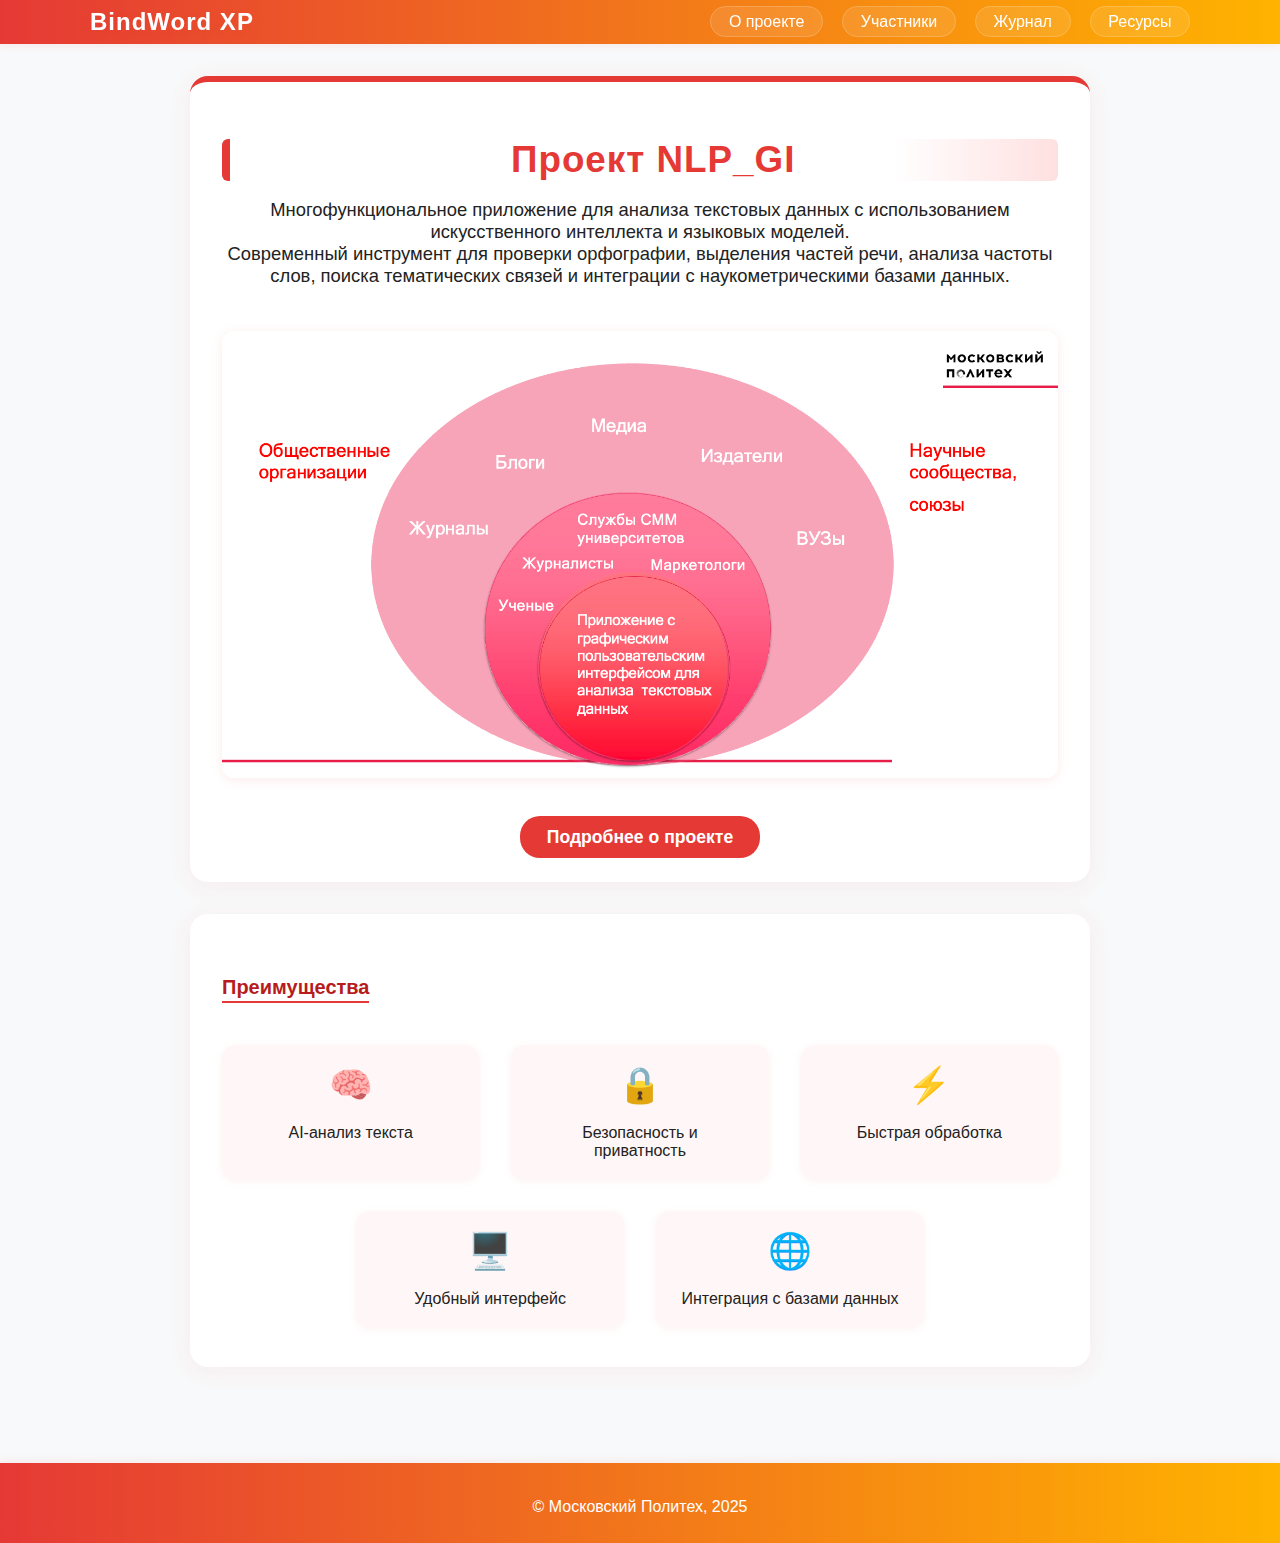
<file: Site/index.html>
<!DOCTYPE html>
<html lang="ru">
<head>
    <meta charset="UTF-8">
    <meta name="viewport" content="width=device-width, initial-scale=1.0">
    <title>NLP_GI — Главная</title>
    <link rel="stylesheet" href="style/style.css">
</head>
<body>
    <header>
        <nav>
            <a href="index.html" class="logo">BindWord XP</a>
            <ul>
                <li><a href="about.html">О проекте</a></li>
                <li><a href="team.html">Участники</a></li>
                <li><a href="blog.html">Журнал</a></li>
                <li><a href="resources.html">Ресурсы</a></li>
            </ul>
        </nav>
    </header>
    <main>
        <section class="hero">
            <h1>Проект NLP_GI</h1>
            <p>Многофункциональное приложение для анализа текстовых данных с использованием искусственного интеллекта и языковых моделей. <br> Современный инструмент для проверки орфографии, выделения частей речи, анализа частоты слов, поиска тематических связей и интеграции с наукометрическими базами данных.</p>
            <img src="assets/stakeholder.png" alt="Карта стелкхолдеров" class="main-img">
            <a href="about.html" class="cta-btn">Подробнее о проекте</a>
        </section>
        <section>
            <h2>Преимущества</h2>
            <div class="features">
                <div class="feature">
                    <div class="feature-icon">🧠</div>
                    <div>AI-анализ текста</div>
                </div>
                <div class="feature">
                    <div class="feature-icon">🔒</div>
                    <div>Безопасность и приватность</div>
                </div>
                <div class="feature">
                    <div class="feature-icon">⚡</div>
                    <div>Быстрая обработка</div>
                </div>
                <div class="feature">
                    <div class="feature-icon">🖥️</div>
                    <div>Удобный интерфейс</div>
                </div>
                <div class="feature">
                    <div class="feature-icon">🌐</div>
                    <div>Интеграция с базами данных</div>
                </div>
            </div>
        </section>
    </main>
    <footer>
        <p>© Московский Политех, 2025</p>
    </footer>
</body>
</html>
</file>
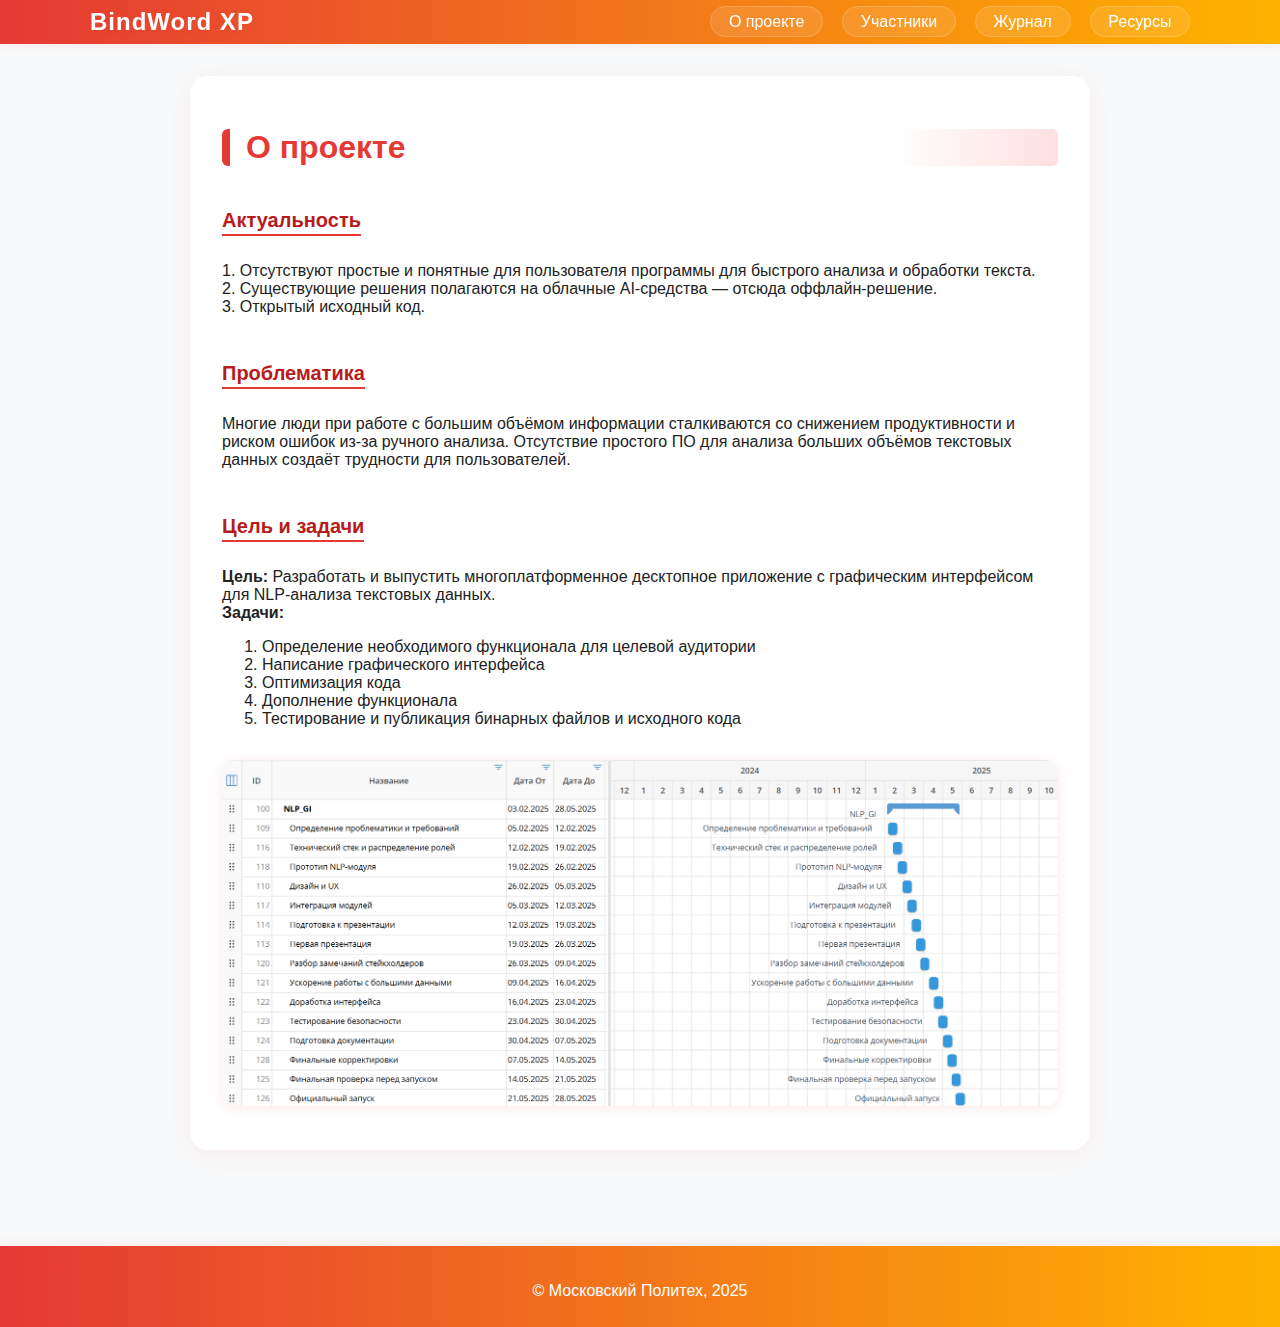
<file: Site/about.html>
<!DOCTYPE html>
<html lang="ru">
<head>
    <meta charset="UTF-8">
    <meta name="viewport" content="width=device-width, initial-scale=1.0">
    <title>О проекте — NLP_GI</title>
    <link rel="stylesheet" href="style/style.css">
</head>
<body>
    <header>
        <nav>
            <a href="index.html" class="logo">BindWord XP</a>
            <ul>
                <li><a href="about.html">О проекте</a></li>
                <li><a href="team.html">Участники</a></li>
                <li><a href="blog.html">Журнал</a></li>
                <li><a href="resources.html">Ресурсы</a></li>
            </ul>
        </nav>
    </header>
    <main>
        <section>
            <h1>О проекте</h1>
            <h2>Актуальность</h2>
            <p>1. Отсутствуют простые и понятные для пользователя программы для быстрого анализа и обработки текста.<br>
            2. Существующие решения полагаются на облачные AI-средства — отсюда оффлайн-решение.<br>
            3. Открытый исходный код.</p>
            <h2>Проблематика</h2>
            <p>Многие люди при работе с большим объёмом информации сталкиваются со снижением продуктивности и риском ошибок из-за ручного анализа. Отсутствие простого ПО для анализа больших объёмов текстовых данных создаёт трудности для пользователей.</p>
            <h2>Цель и задачи</h2>
            <p><b>Цель:</b> Разработать и выпустить многоплатформенное десктопное приложение с графическим интерфейсом для NLP-анализа текстовых данных.<br>
            <b>Задачи:</b>
            <ol>
                <li>Определение необходимого функционала для целевой аудитории</li>
                <li>Написание графического интерфейса</li>
                <li>Оптимизация кода</li>
                <li>Дополнение функционала</li>
                <li>Тестирование и публикация бинарных файлов и исходного кода</li>
            </ol>
            </p>
            <img src="assets/gant.png" alt="Гантт-диаграмма" class="main-img">
        </section>
    </main>
    <footer>
        <p>© Московский Политех, 2025</p>
    </footer>
</body>
</html>
</file>
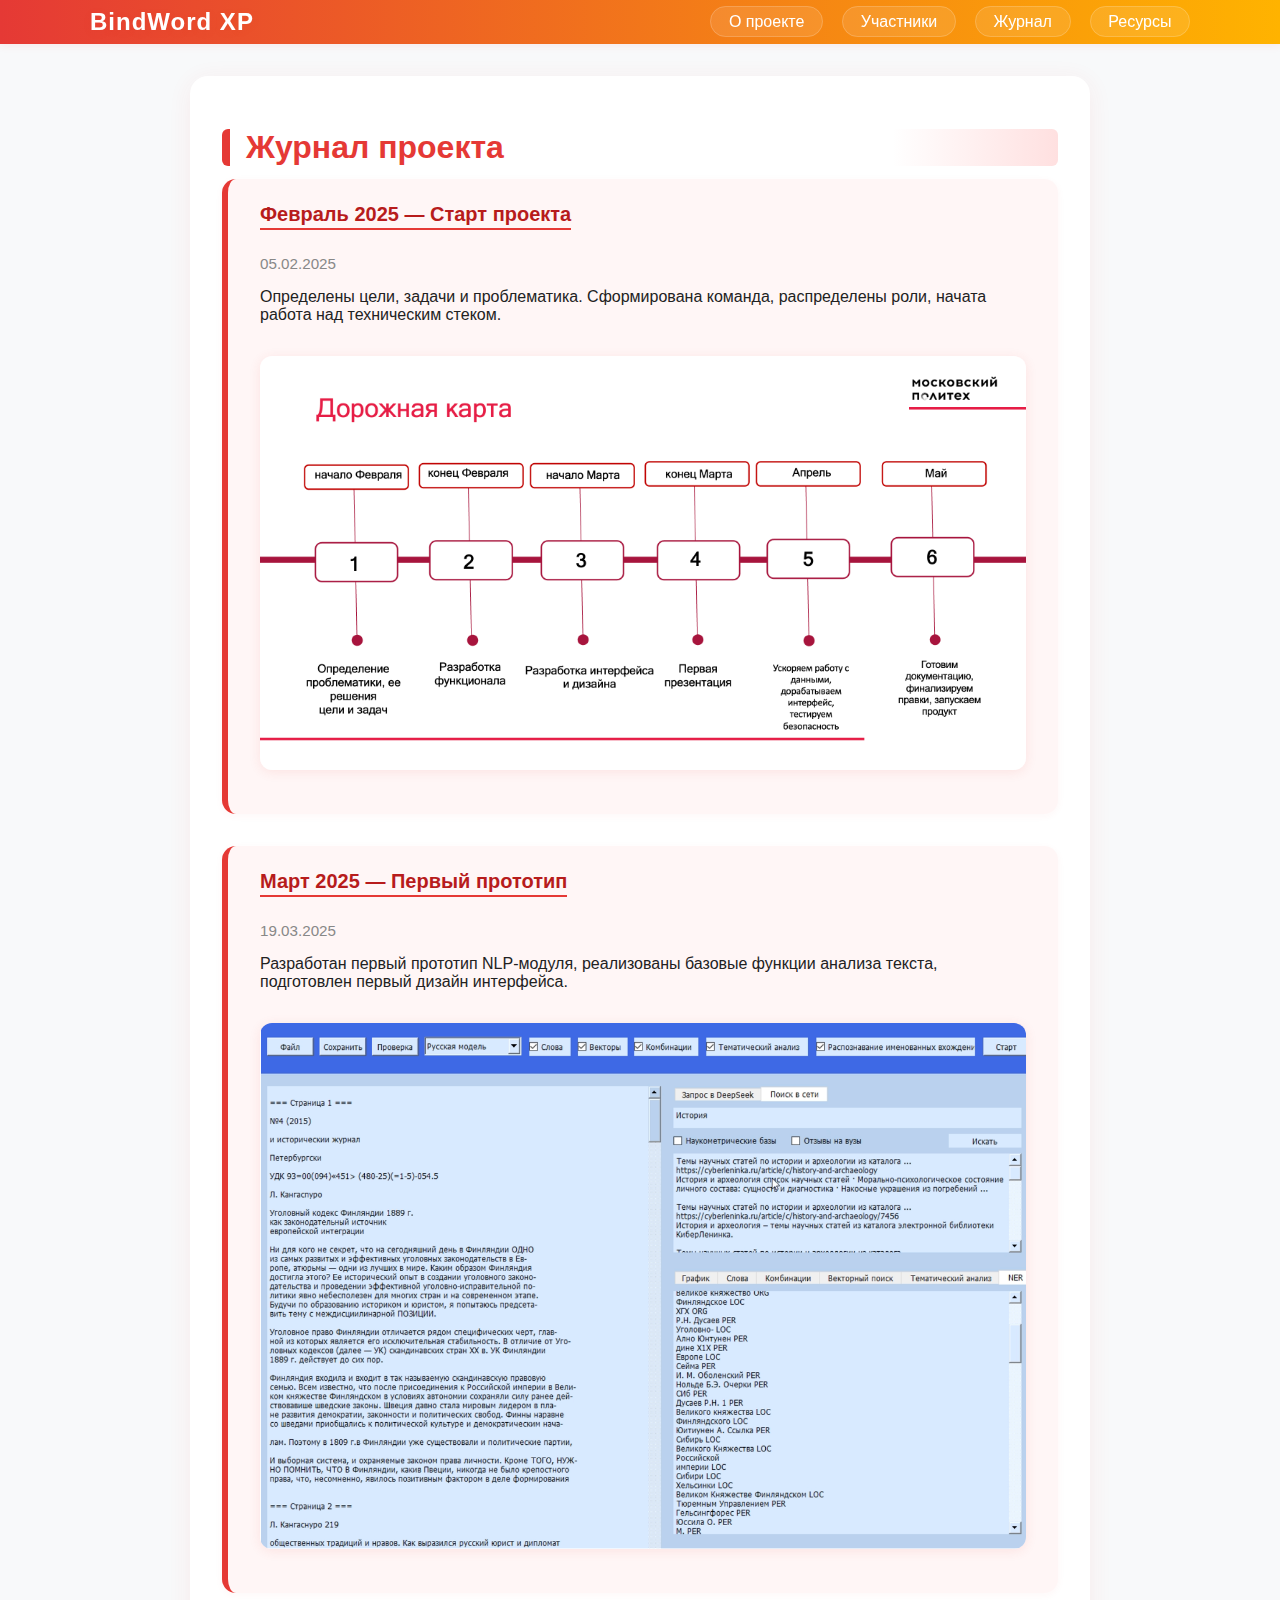
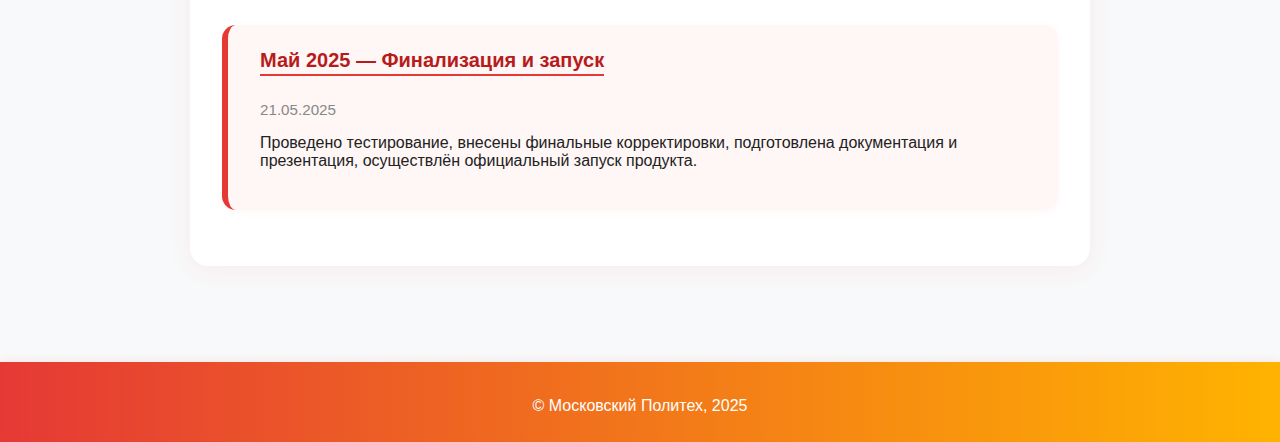
<file: Site/blog.html>
<!DOCTYPE html>
<html lang="ru">
<head>
    <meta charset="UTF-8">
    <meta name="viewport" content="width=device-width, initial-scale=1.0">
    <title>Журнал — NLP_GI</title>
    <link rel="stylesheet" href="style/style.css">
</head>
<body>
    <header>
        <nav>
            <a href="index.html" class="logo">BindWord XP</a>
            <ul>
                <li><a href="about.html">О проекте</a></li>
                <li><a href="team.html">Участники</a></li>
                <li><a href="blog.html">Журнал</a></li>
                <li><a href="resources.html">Ресурсы</a></li>
            </ul>
        </nav>
    </header>
    <main>
        <section>
            <h1>Журнал проекта</h1>
            <article class="blog-post">
                <h2>Февраль 2025 — Старт проекта</h2>
                <p class="date">05.02.2025</p>
                <p>Определены цели, задачи и проблематика. Сформирована команда, распределены роли, начата работа над техническим стеком.</p>
                <img src="assets/map.png" alt="Дорожная карта">
            </article>
            <article class="blog-post">
                <h2>Март 2025 — Первый прототип</h2>
                <p class="date">19.03.2025</p>
                <p>Разработан первый прототип NLP-модуля, реализованы базовые функции анализа текста, подготовлен первый дизайн интерфейса.</p>
                <img src="assets/interface.png" alt="Интерфейс приложения">
            </article>
            <article class="blog-post">
                <h2>Май 2025 — Финализация и запуск</h2>
                <p class="date">21.05.2025</p>
                <p>Проведено тестирование, внесены финальные корректировки, подготовлена документация и презентация, осуществлён официальный запуск продукта.</p>
            </article>
        </section>
    </main>
    <footer>
        <p>© Московский Политех, 2025</p>
    </footer>
</body>
</html>
</file>
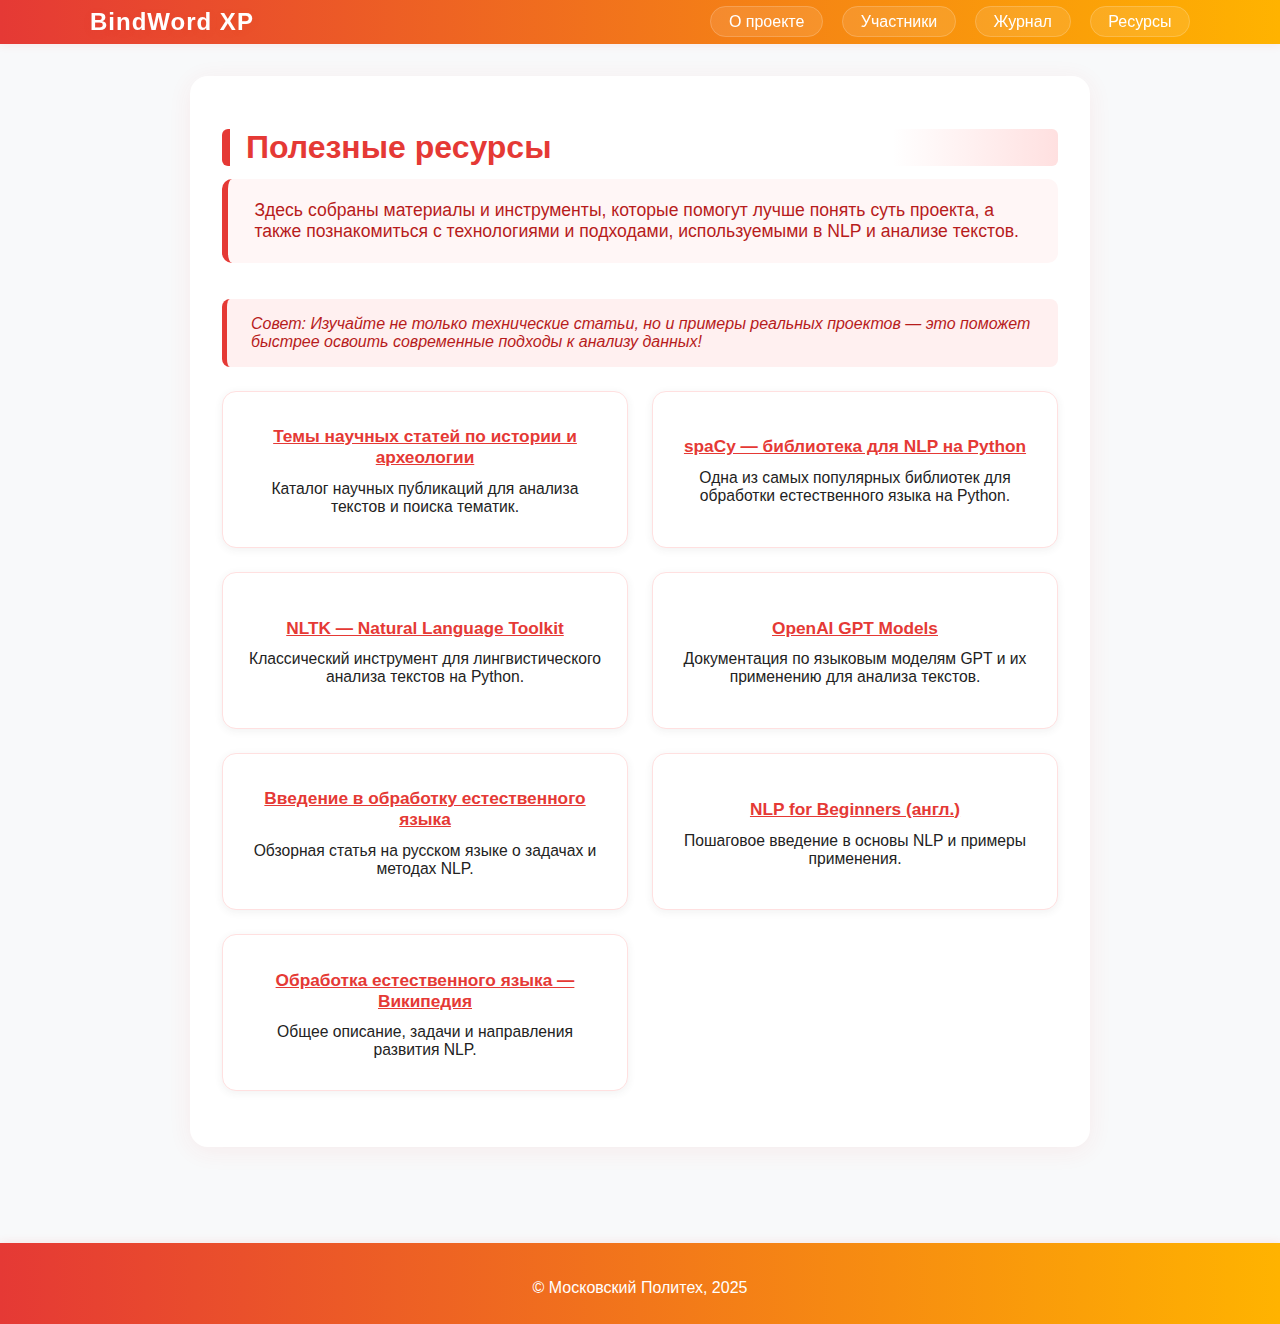
<file: Site/resources.html>
<!DOCTYPE html>
<html lang="ru">
<head>
    <meta charset="UTF-8">
    <meta name="viewport" content="width=device-width, initial-scale=1.0">
    <title>Ресурсы — BindWord XP</title>
    <link rel="stylesheet" href="style/style.css">
</head>
<body>
    <header>
        <nav>
            <a href="index.html" class="logo">BindWord XP</a>
            <ul>
                <li><a href="about.html">О проекте</a></li>
                <li><a href="team.html">Участники</a></li>
                <li><a href="blog.html">Журнал</a></li>
                <li><a href="resources.html">Ресурсы</a></li>
            </ul>
        </nav>
    </header>
    <main>
        <section>
            <h1>Полезные ресурсы</h1>
            <div class="resource-desc">
                Здесь собраны материалы и инструменты, которые помогут лучше понять суть проекта, а также познакомиться с технологиями и подходами, используемыми в NLP и анализе текстов.
            </div>
            <blockquote>Совет: Изучайте не только технические статьи, но и примеры реальных проектов — это поможет быстрее освоить современные подходы к анализу данных!</blockquote>
            <ul class="resources-list">
                <li class="resource-card">
                    <a href="https://cyberleninka.ru/article/c/history-and-archaeology" target="_blank">Темы научных статей по истории и археологии</a>
                    <span>Каталог научных публикаций для анализа текстов и поиска тематик.</span>
                </li>
                <li class="resource-card">
                    <a href="https://github.com/explosion/spaCy" target="_blank">spaCy — библиотека для NLP на Python</a>
                    <span>Одна из самых популярных библиотек для обработки естественного языка на Python.</span>
                </li>
                <li class="resource-card">
                    <a href="https://www.nltk.org/" target="_blank">NLTK — Natural Language Toolkit</a>
                    <span>Классический инструмент для лингвистического анализа текстов на Python.</span>
                </li>
                <li class="resource-card">
                    <a href="https://platform.openai.com/docs/guides/gpt" target="_blank">OpenAI GPT Models</a>
                    <span>Документация по языковым моделям GPT и их применению для анализа текстов.</span>
                </li>
                <li class="resource-card">
                    <a href="https://habr.com/ru/companies/ods/articles/327242/" target="_blank">Введение в обработку естественного языка</a>
                    <span>Обзорная статья на русском языке о задачах и методах NLP.</span>
                </li>
                <li class="resource-card">
                    <a href="https://towardsdatascience.com/nlp-for-beginners-what-is-natural-language-processing-4e0b2d680c90" target="_blank">NLP for Beginners (англ.)</a>
                    <span>Пошаговое введение в основы NLP и примеры применения.</span>
                </li>
                <li class="resource-card">
                    <a href="https://ru.wikipedia.org/wiki/Обработка_естественного_языка" target="_blank">Обработка естественного языка — Википедия</a>
                    <span>Общее описание, задачи и направления развития NLP.</span>
                </li>
            </ul>
        </section>
    </main>
    <footer>
        <p>© Московский Политех, 2025</p>
    </footer>
</body>
</html>
</file>
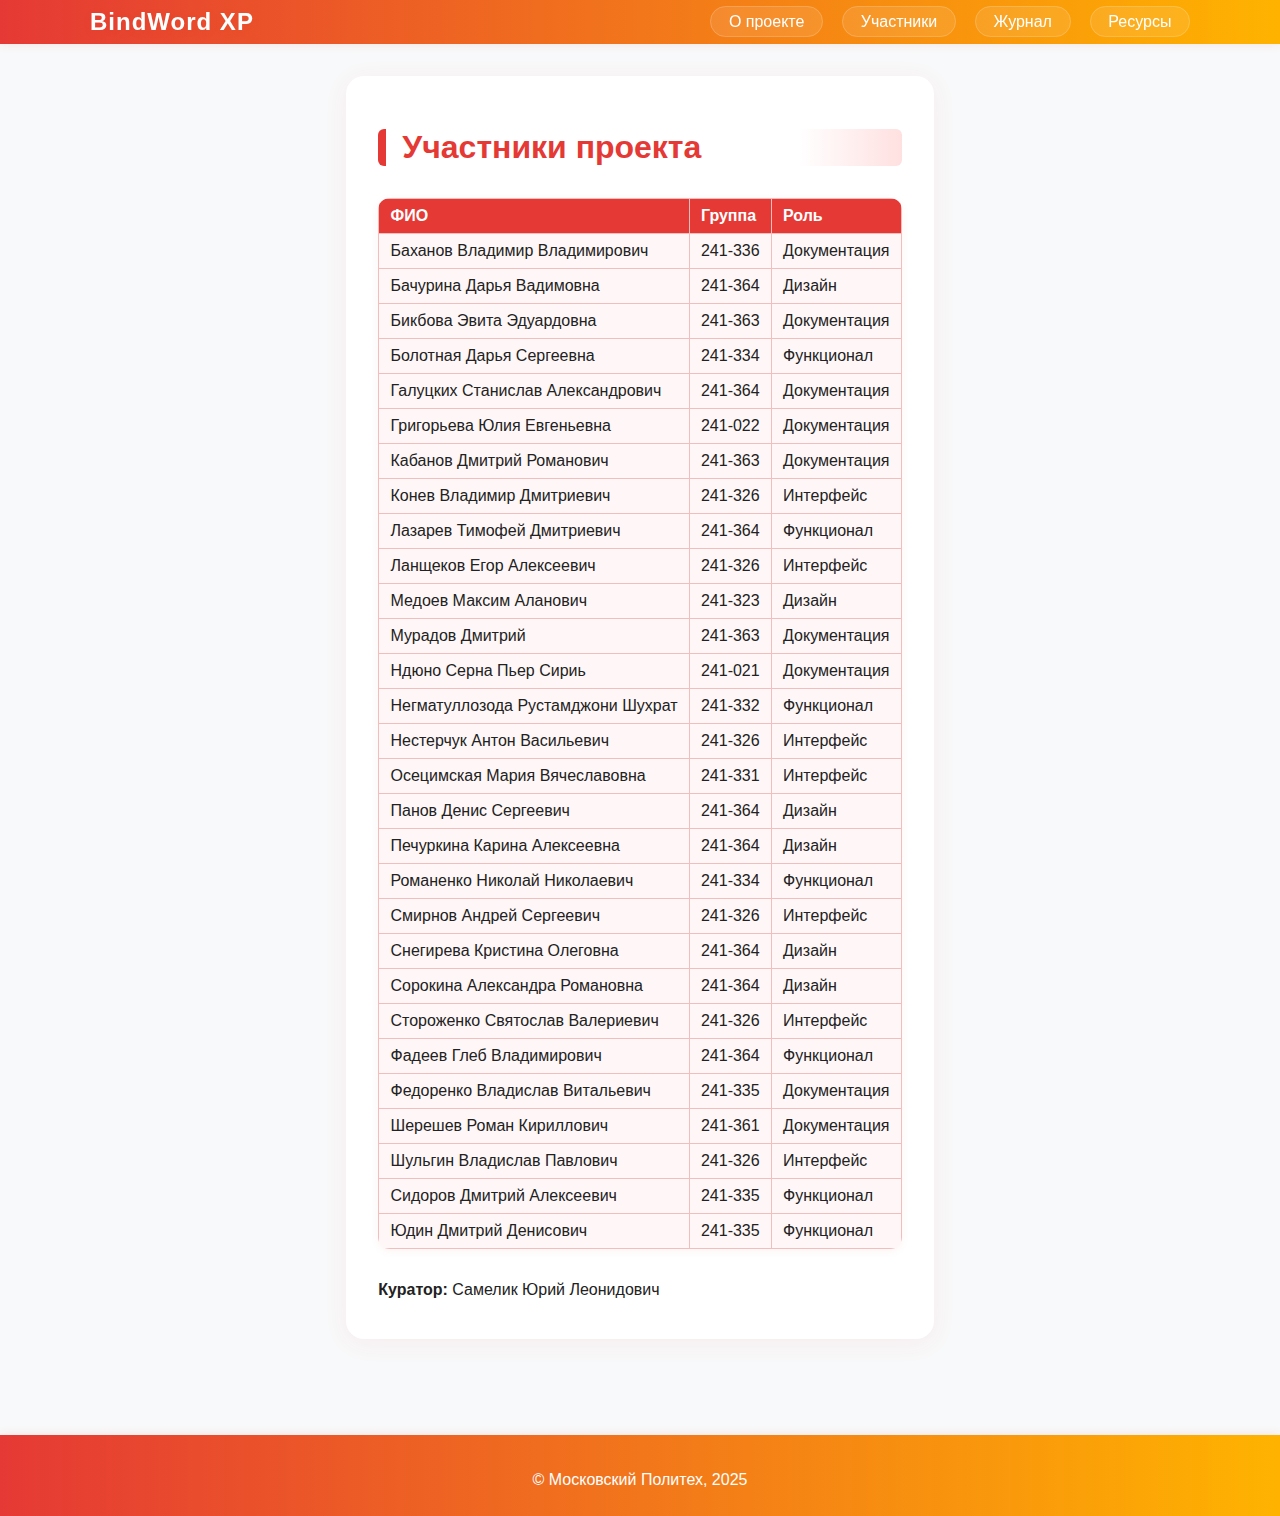
<file: Site/team.html>
<!DOCTYPE html>
<html lang="ru">
<head>
    <meta charset="UTF-8">
    <meta name="viewport" content="width=device-width, initial-scale=1.0">
    <title>Участники — NLP_GI</title>
    <link rel="stylesheet" href="style/style.css">
</head>
<body>
    <header>
        <nav>
            <a href="index.html" class="logo">BindWord XP</a>
            <ul>
                <li><a href="about.html">О проекте</a></li>
                <li><a href="team.html">Участники</a></li>
                <li><a href="blog.html">Журнал</a></li>
                <li><a href="resources.html">Ресурсы</a></li>
            </ul>
        </nav>
    </header>
    <main>
        <section>
            <h1>Участники проекта</h1>
            <table class="team-table">
                <tr><th>ФИО</th><th>Группа</th><th>Роль</th></tr>
                <tr><td>Баханов Владимир Владимирович</td><td>241-336</td><td>Документация</td></tr>
                <tr><td>Бачурина Дарья Вадимовна</td><td>241-364</td><td>Дизайн</td></tr>
                <tr><td>Бикбова Эвита Эдуардовна</td><td>241-363</td><td>Документация</td></tr>
                <tr><td>Болотная Дарья Сергеевна</td><td>241-334</td><td>Функционал</td></tr>
                <tr><td>Галуцких Станислав Александрович</td><td>241-364</td><td>Документация</td></tr>
                <tr><td>Григорьева Юлия Евгеньевна</td><td>241-022</td><td>Документация</td></tr>
                <tr><td>Кабанов Дмитрий Романович</td><td>241-363</td><td>Документация</td></tr>
                <tr><td>Конев Владимир Дмитриевич</td><td>241-326</td><td>Интерфейс</td></tr>
                <tr><td>Лазарев Тимофей Дмитриевич</td><td>241-364</td><td>Функционал</td></tr>
                <tr><td>Ланщеков Егор Алексеевич</td><td>241-326</td><td>Интерфейс</td></tr>
                <tr><td>Медоев Максим Аланович</td><td>241-323</td><td>Дизайн</td></tr>
                <tr><td>Мурадов Дмитрий</td><td>241-363</td><td>Документация</td></tr>
                <tr><td>Ндюно Серна Пьер Сириь</td><td>241-021</td><td>Документация</td></tr>
                <tr><td>Негматуллозода Рустамджони Шухрат</td><td>241-332</td><td>Функционал</td></tr>
                <tr><td>Нестерчук Антон Васильевич</td><td>241-326</td><td>Интерфейс</td></tr>
                <tr><td>Осецимская Мария Вячеславовна</td><td>241-331</td><td>Интерфейс</td></tr>
                <tr><td>Панов Денис Сергеевич</td><td>241-364</td><td>Дизайн</td></tr>
                <tr><td>Печуркина Карина Алексеевна</td><td>241-364</td><td>Дизайн</td></tr>
                <tr><td>Романенко Николай Николаевич</td><td>241-334</td><td>Функционал</td></tr>
                <tr><td>Смирнов Андрей Сергеевич</td><td>241-326</td><td>Интерфейс</td></tr>
                <tr><td>Снегирева Кристина Олеговна</td><td>241-364</td><td>Дизайн</td></tr>
                <tr><td>Сорокина Александра Романовна</td><td>241-364</td><td>Дизайн</td></tr>
                <tr><td>Стороженко Святослав Валериевич</td><td>241-326</td><td>Интерфейс</td></tr>
                <tr><td>Фадеев Глеб Владимирович</td><td>241-364</td><td>Функционал</td></tr>
                <tr><td>Федоренко Владислав Витальевич</td><td>241-335</td><td>Документация</td></tr>
                <tr><td>Шерешев Роман Кириллович</td><td>241-361</td><td>Документация</td></tr>
                <tr><td>Шульгин Владислав Павлович</td><td>241-326</td><td>Интерфейс</td></tr>
                <tr><td>Сидоров Дмитрий Алексеевич</td><td>241-335</td><td>Функционал</td></tr>
                <tr><td>Юдин Дмитрий Денисович</td><td>241-335</td><td>Функционал</td></tr>
            </table>
            <p><b>Куратор:</b> Самелик Юрий Леонидович</p>
        </section>
    </main>
    <footer>
        <p>© Московский Политех, 2025</p>
    </footer>
</body>
</html>
</file>
<file: Site/style/style.css>
html, body {
    height: 100%;
}
body {
    margin: 0;
    font-family: 'Segoe UI', Arial, sans-serif;
    background: #f8f9fa;
    color: #222;
    min-height: 100vh;
    display: flex;
    flex-direction: column;
}
header {
    position: sticky;
    top: 0;
    z-index: 100;
    background: linear-gradient(90deg, #e53935 0%, #ffb300 100%);
    border-bottom: none;
    padding: 0;
    box-shadow: 0 2px 8px rgba(229,57,53,0.08);
}
nav {
    display: flex;
    align-items: center;
    justify-content: space-between;
    max-width: 1100px;
    margin: 0 auto;
    padding: 0.5em 1em;
}
nav .logo {
    font-weight: bold;
    color: #fff;
    font-size: 1.5em;
    text-decoration: none;
    letter-spacing: 1px;
    text-shadow: 0 2px 8px rgba(229,57,53,0.10);
}
nav ul {
    list-style: none;
    display: flex;
    gap: 1.2em;
    margin: 0;
    padding: 0;
}
nav ul li a {
    text-decoration: none;
    color: #fff;
    font-weight: 500;
    background: rgba(255,255,255,0.10);
    border-radius: 20px;
    padding: 0.4em 1.1em;
    border: 1px solid rgba(255,255,255,0.18);
    transition: background 0.2s, color 0.2s;
}
nav ul li a:hover, nav ul li a:focus {
    background: #fff;
    color: #e53935;
}
main {
    max-width: 900px;
    margin: 2em auto 2em auto;
    padding: 0 1em;
    flex: 1 0 auto;
}
.hero, section, .blog-post {
    background: #fff;
    border-radius: 18px;
    box-shadow: 0 4px 24px rgba(229,57,53,0.07);
    margin-bottom: 2em;
    padding: 2em 2em 1.5em 2em;
    position: relative;
}
.hero {
    text-align: center;
    margin-bottom: 2em;
    border-top: 6px solid #e53935;
}
.hero h1 {
    color: #e53935;
    font-size: 2.3em;
    margin-bottom: 0.5em;
    letter-spacing: 1px;
}
.hero p {
    font-size: 1.15em;
    margin-bottom: 1.5em;
}
.main-img {
    width: 100%;
    height: auto;
    border-radius: 12px;
    box-shadow: 0 2px 12px rgba(229,57,53,0.10);
    margin: 1em 0;
}
h1 {
    color: #e53935;
    font-size: 2em;
    margin-bottom: 0.4em;
    border-left: 8px solid #e53935;
    padding-left: 0.5em;
    background: linear-gradient(90deg, #fff 80%, #ffe0e0 100%);
    border-radius: 6px;
}
h2 {
    color: #b71c1c;
    margin-top: 1.5em;
    margin-bottom: 0.5em;
    font-size: 1.25em;
    border-bottom: 2px solid #e53935;
    display: inline-block;
    padding-bottom: 0.1em;
}
hr {
    border: none;
    border-top: 2px solid #e53935;
    margin: 2em 0;
}
table.team-table {
    width: 100%;
    border-collapse: collapse;
    margin: 2em 0;
    background: #fff7f7;
    border-radius: 12px;
    overflow: hidden;
    box-shadow: 0 2px 8px rgba(229,57,53,0.06);
}
table.team-table th, table.team-table td {
    border: 1px solid #f2bdbd;
    padding: 0.5em 0.7em;
    text-align: left;
}
table.team-table th {
    background: #e53935;
    color: #fff;
    font-weight: 600;
}
.blog-post {
    background: #fff6f6;
    border-left: 6px solid #e53935;
    margin-bottom: 2em;
    padding: 1.5em 2em;
    border-radius: 14px;
    box-shadow: 0 2px 8px rgba(229,57,53,0.04);
}
.blog-post h2 {
    margin-top: 0;
    color: #b71c1c;
}
.blog-post .date {
    color: #888;
    font-size: 0.95em;
    margin-bottom: 0.7em;
}
.resources-list {
    display: grid;
    grid-template-columns: repeat(auto-fit, minmax(270px, 1fr));
    gap: 1.5em;
    list-style: none;
    margin: 1.5em 0 2em 0;
    padding: 0;
}
.resource-card {
    background: #fff;
    border-radius: 14px;
    box-shadow: 0 2px 8px rgba(60,60,60,0.07);
    padding: 1.2em 1.2em 1em 1.2em;
    min-height: 120px;
    display: flex;
    flex-direction: column;
    align-items: center;
    justify-content: center;
    text-align: center;
    border: 1.5px solid #ffe0e0;
}
.resource-card a {
    color: #e53935;
    font-weight: 600;
    font-size: 1.08em;
    text-decoration: underline;
    margin-bottom: 0.5em;
}
.resource-card span {
    color: #222;
    font-size: 0.98em;
    margin-top: 0.2em;
    display: block;
}
blockquote {
    border-left: 5px solid #e53935;
    background: #fff0f0;
    margin: 1.5em 0;
    padding: 1em 1.5em;
    font-style: italic;
    color: #b71c1c;
    border-radius: 8px;
}
footer {
    background: linear-gradient(90deg, #e53935 0%, #ffb300 100%);
    border-top: none;
    text-align: center;
    padding: 1.2em 0 0.7em 0;
    color: #fff;
    font-size: 1em;
    margin-top: 2em;
    box-shadow: 0 -2px 8px rgba(229,57,53,0.08);
    flex-shrink: 0;
}
@media (max-width: 700px) {
    nav, main {
        max-width: 100%;
        padding: 0 0.5em;
    }
    .hero h1 {
        font-size: 1.3em;
    }
    table.team-table th, table.team-table td {
        font-size: 0.95em;
        padding: 0.3em 0.4em;
    }
    .blog-post {
        padding: 0.7em 0.5em;
    }
    .hero, section, .blog-post {
        padding: 1em 0.5em 1em 0.5em;
    }
}
.features {
    display: flex;
    flex-wrap: wrap;
    gap: 2em;
    justify-content: center;
    margin: 2em 0 1em 0;
}
.feature {
    background: #fff7f7;
    border-radius: 14px;
    box-shadow: 0 2px 8px rgba(229,57,53,0.07);
    padding: 1.2em 1.5em;
    max-width: 220px;
    text-align: center;
    flex: 1 1 180px;
    min-width: 160px;
}
.feature-icon {
    font-size: 2.2em;
    margin-bottom: 0.5em;
    color: #e53935;
}
.cta-btn {
    display: inline-block;
    background: #e53935;
    color: #fff;
    border-radius: 20px;
    padding: 0.6em 1.5em;
    text-decoration: none;
    font-weight: 600;
    margin-top: 1em;
    border: none;
    font-size: 1.1em;
    cursor: pointer;
}
.cta-btn:hover, .cta-btn:focus {
    background: #b71c1c;
    color: #fff;
}
.resource-desc {
    background: #fff6f6;
    border-left: 6px solid #e53935;
    border-radius: 10px;
    padding: 1.2em 1.5em;
    margin-bottom: 2em;
    color: #b71c1c;
    font-size: 1.1em;
}
.blog-post img {
    width: 100%;
    height: auto;
    border-radius: 12px;
    box-shadow: 0 2px 12px rgba(229,57,53,0.10);
    margin: 1em 0;
    max-width: 100%;
}
</file>
